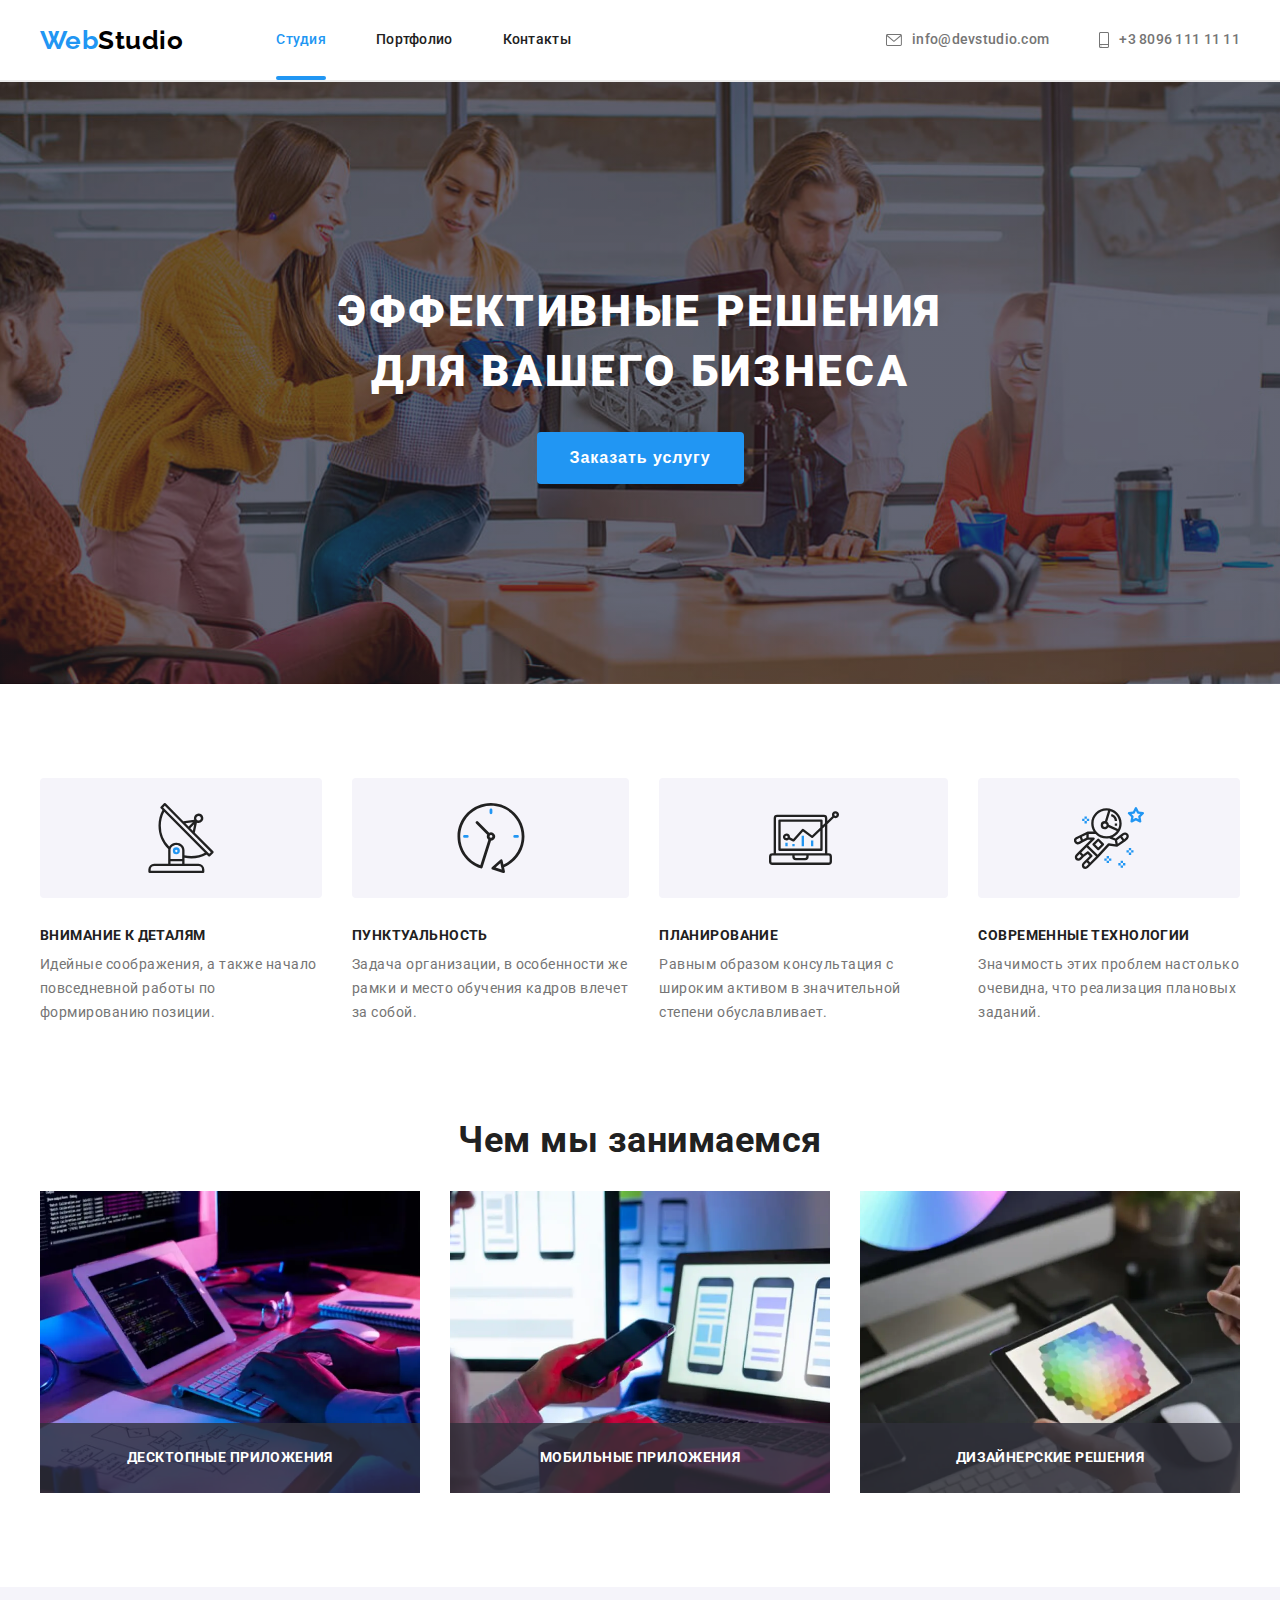
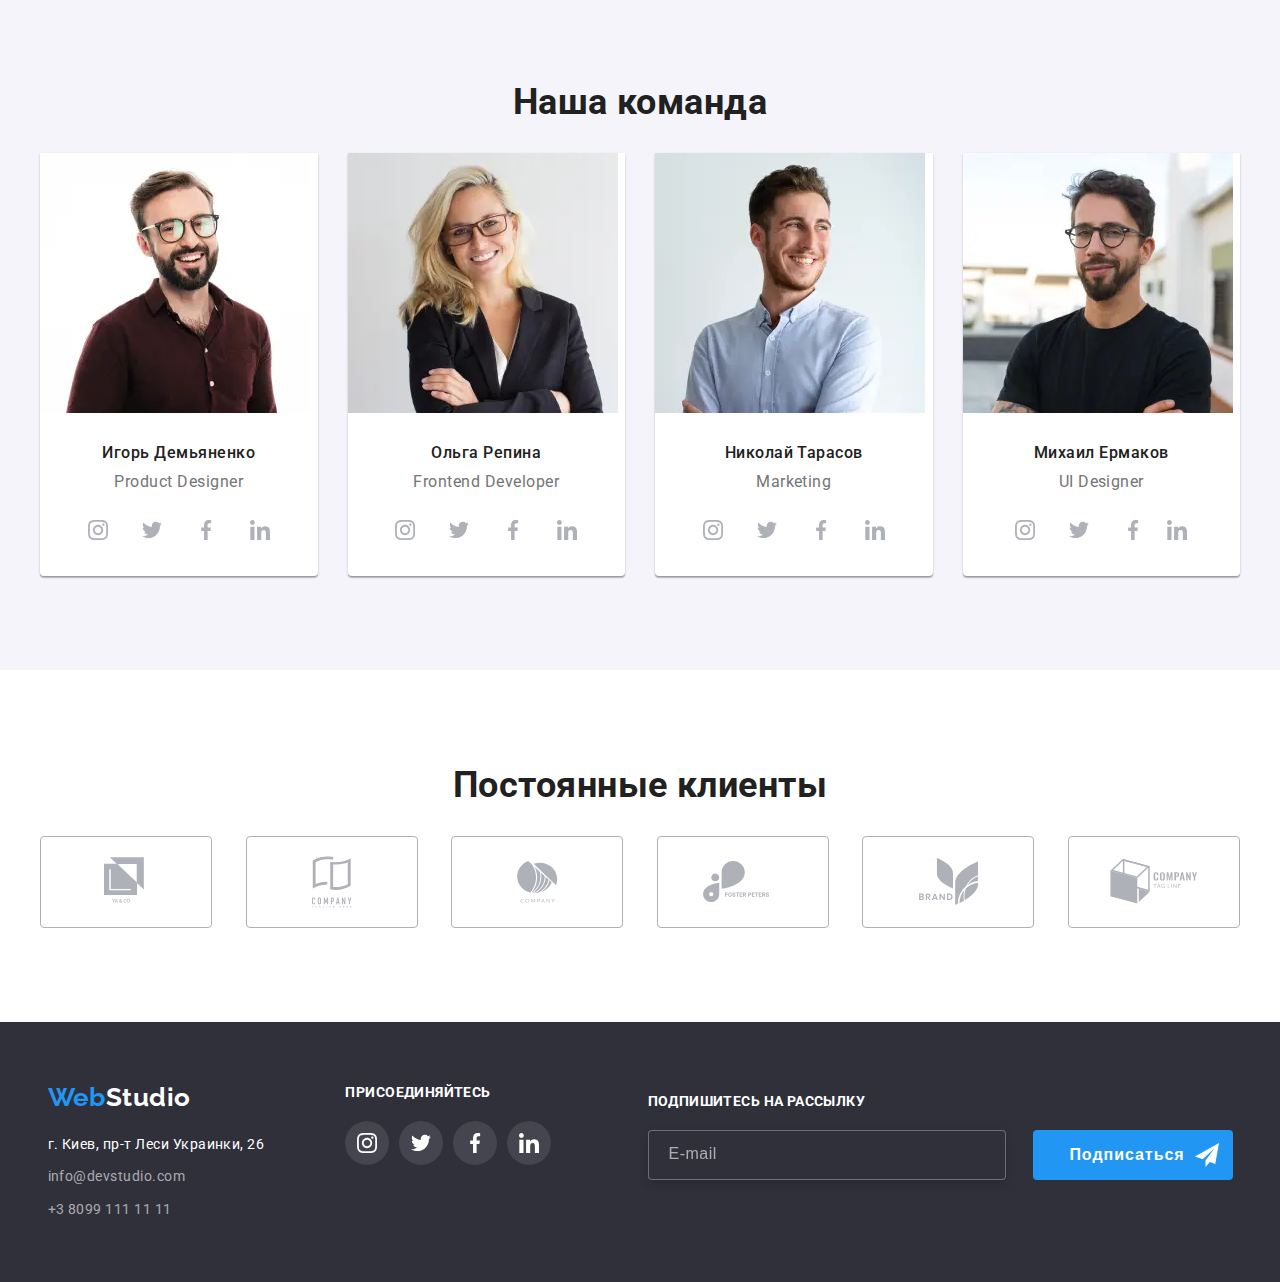
<file: index.html>
<!DOCTYPE html>
<html lang="ru">
  <head>
    <meta charset="UTF-8" />
    <meta name="viewport" content="width=device-width, initial-scale=1.0" />
    <title>WebStudio (Version 2.1)</title>
    <link rel="preconnect" href="https://fonts.gstatic.com" />
    <link
      href="https://fonts.googleapis.com/css2?family=Raleway:wght@700&family=Roboto:wght@400;500;700;900&display=swap"
      rel="stylesheet"
    />
    <link
      rel="stylesheet"
      href="https://cdnjs.cloudflare.com/ajax/libs/modern-normalize/1.0.0/modern-normalize.min.css"
      integrity="sha512-ISS7cAi1PEhQ8jnbJpJZMd29NlhNj4AWYyLOSp2CE/CsHxTCu+r+t0D2yoJudVrd0/8fTVPUVDzY5Tvli75u/g=="
      crossorigin="anonymous"
    />
    <link rel="stylesheet" href="./css/main.min.css" />
  </head>
  <body>
    <header class="header">
      <div class="header__container container">
        <nav class="header-nav">
          <a href="./index.html" class="logo">
            <span class="logo__webletters">Web</span>Studio</a
          >
          <ul class="header-nav__list list">
            <li class="header-nav__item">
              <a href="./index.html" class="header-nav__link header-nav__link--active"
                >Студия</a
              >
            </li>
            <li class="header-nav__item">
              <a href="./portfolio.html" class="header-nav__link">Портфолио</a>
            </li>
            <li class="header-nav__item">
              <a href="./index.html" class="header-nav__link">Контакты</a>
            </li>
          </ul>
          <!-- Contacts links in Header -->
          <ul class="header-contacts__list list">
            <li class="header-contacts__item">
              <a href="mailto:info@devstudio.com" class="header-contacts__link">
                <svg class="header-contacts__icon-env">
                  <use href="./images/icons.svg#envelope"></use></svg
                >info@devstudio.com</a
              >
            </li>
            <li class="header-contacts__item">
              <a href="tel:+380961111111" class="header-contacts__link"
                ><svg class="header-contacts__icon-phone">
                  <use href="./images/icons.svg#smartphone"></use></svg
                >+3 8096 111 11 11</a
              >
            </li>
          </ul>
        </nav>
        <button type="button" class="mobile-menu__button" data-menu-button>
          <svg class="mobile-menu__icon-menu">
            <use href="./images/icons.svg#mobile-menu"></use>
            >
          </svg>
        </button>
      </div>
      <div class="mobile-menu" data-menu>
        <div class="mobile-menu__container container">
          <button
            type="button"
            class="mobile-menu__close-button"
            data-menu-close
          >
            <svg class="mobile-menu__icon-close">
              <use href="./images/icons.svg#mobile-menu-close"></use>
              >
            </svg>
          </button>
          <ul class="mobile-menu__nav-list list">
            <li class="mobile-menu__nav-item">
              <a href="./index.html" class="mobile-menu__nav-link link">Студия</a>
            </li>
            <li class="mobile-menu__nav-item">
              <a href="./portfolio.html" class="mobile-menu__nav-link link"
                >Портфолио</a
              >
            </li>
            <li class="mobile-menu__nav-item">
              <a href="./index.html" class="mobile-menu__nav-link link">Контакты</a>
            </li>
          </ul>
          <div class="mobile-menu__footer-wrapper">
          <ul class="mobile-menu__contacts-list list">
            <li class="mobile-menu__contacts-item">
              <a href="tel:+380961111111" class="mobile-menu__contacts-tel link"
                >+3 8096 111 11 11</a
              >
            </li>
            <li class=mobile-menu__contacts-item">
              <a href="mailto:info@devstudio.com" class="mobile-menu__contacts-email link">
                info@devstudio.com</a
              >
            </li>
          </ul>
          <div class="mobile-menu__social-icon-row">
                <ul class="mobile-menu__social-icon-list list">
                  <li class="mobile-menu__social-icon-item">
                    <a href="#" class="mobile-menu__social-icon-link link">
                      Instagram
                    </a>
                  </li>
                  <li class="mobile-menu__social-icon-item">
                    <a href="#" class="mobile-menu__social-icon-link link">
                      Twitter
                    </a>
                  </li>
                  <li class="mobile-menu__social-icon-item">
                    <a href="#" class="mobile-menu__social-icon-link link">
                      Facebook
                    </a>
                  </li>
                  <li class="mobile-menu__social-icon-item">
                    <a href="#" class="mobile-menu__social-icon-link link">
                      LinkedIn
                    </a>
                  </li>
                </ul>
              </div>
              </div>
        </div>
      </div>
      <div class="header__border"></div>
    </header>
    <main>
      <!-- Hero -->
      <section class="hero">
        <h1 class="hero__title">
          ЭФФЕКТИВНЫЕ РЕШЕНИЯ <br />ДЛЯ ВАШЕГО БИЗНЕСА
        </h1>
        <!-- Button -->
        <button type="button" class="primary-button pointer" data-modal-open>
          Заказать услугу
        </button>
      </section>
      <!-- Features -->
      <section class="features__section section">
        <div class="container">
          <h2 hidden>Features</h2>
          <ul class="feature-list list">
            <li class="feature-list__item">
              <div class="feature-list__icon-wrapper">
                <svg class="feature-list__icon">
                  <use href="./images/icons.svg#antenna"></use>
                </svg>
              </div>
              <h3 class="feature-list__title">ВНИМАНИЕ К ДЕТАЛЯМ</h3>
              <p class="feature-list__text">
                Идейные соображения, а также начало повседневной работы по
                формированию позиции.
              </p>
            </li>
            <li class="feature-list__item">
              <div class="feature-list__icon-wrapper">
                <svg class="feature-list__icon">
                  <use href="./images/icons.svg#clock"></use>
                </svg>
              </div>
              <h3 class="feature-list__title">ПУНКТУАЛЬНОСТЬ</h3>
              <p class="feature-list__text">
                Задача организации, в особенности же рамки и место обучения
                кадров влечет за собой.
              </p>
            </li>
            <li class="feature-list__item">
              <div class="feature-list__icon-wrapper">
                <svg class="feature-list__icon">
                  <use href="./images/icons.svg#diagram"></use>
                </svg>
              </div>
              <h3 class="feature-list__title">ПЛАНИРОВАНИЕ</h3>
              <p class="feature-list__text">
                Равным образом консультация с широким активом в значительной
                степени обуславливает.
              </p>
            </li>
            <li class="feature-list__item">
              <div class="feature-list__icon-wrapper">
                <svg class="feature-list__icon">
                  <use href="./images/icons.svg#astronaut"></use>
                </svg>
              </div>
              <h3 class="feature-list__title">СОВРЕМЕННЫЕ ТЕХНОЛОГИИ</h3>
              <p class="feature-list__text">
                Значимость этих проблем настолько очевидна, что реализация
                плановых заданий.
              </p>
            </li>
          </ul>
        </div>
      </section>
      <!-- Courses -->
      <section class="section courses-section">
        <div class="container">
          <h2 class="secondary-titles">Чем мы занимаемся</h2>
          <ul class="list course-list">
            <li class="course-list__item">
 <picture class="course-list__item-picture">
    <source
      srcset="./images/courses/webp/box-1.webp 1x, ./images/courses/webp/box-1@2x.webp 2x"
      media="(min-width: 1200px)" type="image/webp">
    <source
      srcset="./images/courses/jpg/box-1.jpg 1x, ./images/courses/jpg/box-1@2x.jpg 2x"
      media="(min-width: 1200px)">
    <img src="#" alt="Планшет на столе">
</picture>
              <p class="course-list__text">Десктопные приложения</p>
            </li>
            <li class="course-list__item">
<picture class="course-list__item-picture">
    <source
      srcset="./images/courses/webp/box-2.webp 1x, ./images/courses/webp/box-2@2x.webp 2x"
      media="(min-width: 1200px)" type="image/webp">
    <source
      srcset="./images/courses/jpg/box-2.jpg 1x, ./images/courses/jpg/box-2@2x.jpg 2x"
      media="(min-width: 1200px)">
    <img src="#" alt="Телефон в руке">
</picture>
              <p class="course-list__text">Мобильные приложения</p>
            </li>
            <li class="course-list__item">
<picture class="course-list__item-picture">
    <source 
      srcset="./images/courses/webp/box-3.webp 1x, ./images/courses/webp/box-3@2x.webp 2x"
      media="(min-width: 1200px)" type="image/webp">
    <source
      srcset="./images/courses/jpg/box-3.jpg 1x, ./images/courses/jpg/box-3@2x.jpg 2x"
      media="(min-width: 1200px)">
    <img src="#" alt="Планшет в руке">
</picture>
              <p class="course-list__text">Дизайнерские решения</p>
            </li>
          </ul>
        </div>
      </section>
      <!-- Crew -->
      <section class="crew-section section">
        <div class="container">
          <h2 class="secondary-titles">Наша команда</h2>
          <ul class="list crew">
            <li class="crew-list">
              <picture class="crew-list__item-picture">
    <source
      srcset="./images/team/webp/desk-prod-designer.webp 1x, ./images/team/webp/desk-prod-designer@2x.webp 2x"
      media="(min-width: 1200px)" type="image/webp">
    <source
      srcset="./images/team/jpg/desk-prod-designer.jpg 1x, ./images/team/jpg/desk-prod-designer@2x.jpg 2x"
      media="(min-width: 1200px)">
    <source
      srcset="./images/team/webp/tablet-prod-designer.webp 1x, ./images/team/webp/tablet-prod-designer@2x.webp 2x"
      media="(min-width: 768px)" type="image/webp">
    <source
      srcset="./images/team/jpg/tablet-prod-designer.jpg 1x, ./images/team/jpg/tablet-prod-designer@2x.jpg 2x"
      media="(min-width: 768px)">
    <source
      srcset="./images/team/webp/mobile-prod-designer.webp 1x, ./images/team/webp/mobile-prod-designer@2x.webp 2x"
      media="(min-width: 480px)" type="image/webp">
    <source
      srcset="./images/team/jpg/mobile-prod-designer.jpg 1x, ./images/team/jpg/mobile-prod-designer@2x.jpg 2x"
      media="(min-width: 480px)">
    <img src="#" alt="Фото Игорь Демьяненко">
</picture>
              <div class="crew-list__item">
                <h3 class="crew__name">Игорь Демьяненко</h3>
                <p lang="en" class="crew__pos">Product Designer</p>
              </div>
              <div class="crew__icon-row">
                <ul class="crew__icon-list list">
                  <li class="crew__icon-item">
                    <a href="#" class="crew__icon-link">
                      <svg class="crew__icon">
                        <use href="./images/icons.svg#instagram"></use>
                      </svg>
                    </a>
                  </li>
                  <li class="crew__icon-item">
                    <a href="#" class="crew__icon-link">
                      <svg class="crew__icon">
                        <use href="./images/icons.svg#twitter"></use>
                      </svg>
                    </a>
                  </li>
                  <li class="crew__icon-item">
                    <a href="#" class="crew__icon-link">
                      <svg class="crew__icon">
                        <use href="./images/icons.svg#facebook"></use>
                      </svg>
                    </a>
                  </li>
                  <li class="crew__icon-item">
                    <a href="#" class="crew__icon-link">
                      <svg class="crew__icon">
                        <use href="./images/icons.svg#linkedin"></use>
                      </svg>
                    </a>
                  </li>
                </ul>
              </div>
            </li>
            <li class="crew-list">
<picture class="crew-list__item-picture">
    <source
      srcset="./images/team/webp/desk-front-dev.webp 1x, ./images/team/webp/desk-front-dev@2x.webp 2x"
      media="(min-width: 1200px)" type="image/webp">
    <source
      srcset="./images/team/jpg/desk-front-dev.jpg 1x, ./images/team/jpg/desk-front-dev@2x.jpg 2x"
      media="(min-width: 1200px)">
    <source
      srcset="./images/team/webp/tablet-front-dev.webp 1x, ./images/team/webp/tablet-front-dev@2x.webp 2x"
      media="(min-width: 768px)" type="image/webp">
    <source
      srcset="./images/team/jpg/tablet-front-dev.jpg 1x, ./images/team/jpg/tablet-front-dev@2x.jpg 2x"
      media="(min-width: 768px)">
    <source
      srcset="./images/team/webp/mobile-front-dev.webp 1x, ./images/team/webp/mobile-front-dev@2x.webp 2x"
      media="(min-width: 480px)" type="image/webp">
    <source
      srcset="./images/team/jpg/mobile-front-dev.jpg 1x, ./images/team/jpg/mobile-front-dev@2x.jpg 2x"
      media="(min-width: 480px)">
    <img src="#" alt="Фото Ольга Репина">
</picture>
              <div class="crew-list__item">
                <h3 class="crew__name">Ольга Репина</h3>
                <p lang="en" class="crew__pos">Frontend Developer</p>
              </div>
              <div class="crew__icon-row">
                <ul class="crew__icon-list list">
                  <li class="crew__icon-item">
                    <a href="#" class="crew__icon-link">
                      <svg class="crew__icon">
                        <use href="./images/icons.svg#instagram"></use>
                      </svg>
                    </a>
                  </li>
                  <li class="crew__icon-item">
                    <a href="#" class="crew__icon-link">
                      <svg class="crew__icon">
                        <use href="./images/icons.svg#twitter"></use>
                      </svg>
                    </a>
                  </li>
                  <li class="crew__icon-item">
                    <a href="#" class="crew__icon-link">
                      <svg class="crew__icon">
                        <use href="./images/icons.svg#facebook"></use>
                      </svg>
                    </a>
                  </li>
                  <li class="crew__icon-item">
                    <a href="#" class="crew__icon-link">
                      <svg class="crew__icon">
                        <use href="./images/icons.svg#linkedin"></use>
                      </svg>
                    </a>
                  </li>
                </ul>
              </div>
            </li>
            <li class="crew-list">
<picture class="crew-list__item-picture">
    <source
      srcset="./images/team/webp/desk-marketing.webp 1x, ./images/team/webp/desk-marketing@2x.webp 2x"
      media="(min-width: 1200px)" type="image/webp">
    <source
      srcset="./images/team/jpg/desk-marketing.jpg 1x, ./images/team/jpg/desk-marketing@2x@2x.jpg 2x"
      media="(min-width: 1200px)">
    <source
      srcset="./images/team/webp/tablet-marketing.webp 1x, ./images/team/webp/tablet-marketing@2x.webp 2x"
      media="(min-width: 768px)" type="image/webp">
    <source
      srcset="./images/team/jpg/tablet-marketing.jpg 1x, ./images/team/jpg/tablet-marketing@2x@2x.jpg 2x"
      media="(min-width: 768px)">
    <source
      srcset="./images/team/webp/mobile-marketing.webp 1x, ./images/team/webp/mobile-marketing@2x.webp 2x"
      media="(min-width: 480px)" type="image/webp">
    <source
      srcset="./images/team/jpg/mobile-marketing.jpg 1x, ./images/team/jpg/mobile-marketing@2x@2x.jpg 2x"
      media="(min-width: 480px)">
    <img src="#" alt="Фото Николай Тарасов">
</picture>
              <div class="crew-list__item">
                <h3 class="crew__name">Николай Тарасов</h3>
                <p lang="en" class="crew__pos">Marketing</p>
              </div>
              <div class="crew__icon-row">
                <ul class="crew__icon-list list">
                  <li class="crew__icon-item">
                    <a href="#" class="crew__icon-link">
                      <svg class="crew__icon">
                        <use href="./images/icons.svg#instagram"></use>
                      </svg>
                    </a>
                  </li>
                  <li class="crew__icon-item">
                    <a href="#" class="crew__icon-link">
                      <svg class="crew__icon">
                        <use href="./images/icons.svg#twitter"></use>
                      </svg>
                    </a>
                  </li>
                  <li class="crew__icon-item">
                    <a href="#" class="crew__icon-link">
                      <svg class="crew__icon">
                        <use href="./images/icons.svg#facebook"></use>
                      </svg>
                    </a>
                  </li>
                  <li class="crew__icon-item">
                    <a href="#" class="crew__icon-link">
                      <svg class="crew__icon">
                        <use href="./images/icons.svg#linkedin"></use>
                      </svg>
                    </a>
                  </li>
                </ul>
              </div>
            </li>
            <li class="crew-list">
<picture class="crew-list__item-picture">
    <source
      srcset="./images/team/webp/desk-ui-designer.webp 1x, ./images/team/webp/desk-ui-designer@2x.webp 2x"
      media="(min-width: 1200px)" type="image/webp">
    <source
      srcset="./images/team/jpg/desk-ui-designer.jpg 1x, ./images/team/jpg/desk-ui-designer@2x.jpg 2x"
      media="(min-width: 1200px)">
    <source
      srcset="./images/team/webp/tablet-ui-designer.webp 1x, ./images/team/webp/tablet-ui-designer@2x.webp 2x"
      media="(min-width: 768px)" type="image/webp">
    <source
      srcset="./images/team/jpg/tablet-ui-designer.jpg 1x, ./images/team/jpg/tablet-ui-designer@2x.jpg 2x"
      media="(min-width: 768px)">
    <source
      srcset="./images/team/webp/mobile-ui-designer.webp 1x, ./images/team/webp/mobile-ui-designer@2x.webp 2x"
      media="(min-width: 480px)" type="image/webp">
    <source
      srcset="./images/team/jpg/mobile-ui-designer.jpg 1x, ./images/team/jpg/mobile-ui-designer@2x.jpg 2x"
      media="(min-width: 480px)">
    <img src="#" alt="Фото Михаил Ермаков">
</picture>
              <div class="crew-list__item">
                <h3 class="crew__name">Михаил Ермаков</h3>
                <p lang="en" class="crew__pos">UI Designer</p>
              </div>
              <div class="crew__icon-row">
                <ul class="crew__icon-list list">
                  <li class="crew__icon-item">
                    <a href="#" class="crew__icon-link">
                      <svg class="crew__icon">
                        <use href="./images/icons.svg#instagram"></use>
                      </svg>
                    </a>
                  </li>
                  <li class="crew__icon-item">
                    <a href="#" class="crew__icon-link">
                      <svg class="crew__icon">
                        <use href="./images/icons.svg#twitter"></use>
                      </svg>
                    </a>
                  </li>
                  <li class="crew__icon_item">
                    <a href="#" class="crew__icon-link">
                      <svg class="crew__icon">
                        <use href="./images/icons.svg#facebook"></use>
                      </svg>
                    </a>
                  </li>
                  <li class="crew__icon-item">
                    <a href="#" class="crew__icon-link">
                      <svg class="crew__icon">
                        <use href="./images/icons.svg#linkedin"></use>
                      </svg>
                    </a>
                  </li>
                </ul>
              </div>
            </li>
          </ul>
        </div>
      </section>
      <!-- Clients -->
      <section class="clients-section section">
        <div class="container">
          <h2 class="secondary-titles">Постоянные клиенты</h2>
          <ul class="client-list list">
            <li class="client-list__item">
              <a href="#" class="client-list__link">
                <svg class="client-list__icon first-comp">
                  <use href="./images/icons.svg#client-1"></use>
                </svg>
              </a>
            </li>
            <li class="client-list__item">
              <a href="#" class="client-list__link">
                <svg class="client-list__icon second-comp">
                  <use href="./images/icons.svg#client-2"></use>
                </svg>
              </a>
            </li>
            <li class="client-list__item">
              <a href="#" class="client-list__link">
                <svg class="client-list__icon third-comp">
                  <use href="./images/icons.svg#client-3"></use>
                </svg>
              </a>
            </li>
            <li class="client-list__item">
              <a href="#" class="client-list__link">
                <svg class="client-list__icon fourth-comp">
                  <use href="./images/icons.svg#client-4"></use>
                </svg>
              </a>
            </li>
            <li class="client-list__item">
              <a href="#" class="client-list__link">
                <svg class="client-list__icon fifth-comp">
                  <use href="./images/icons.svg#client-5"></use>
                </svg>
              </a>
            </li>
            <li class="client-list__item">
              <a href="#" class="client-list__link">
                <svg class="client-list__icon sixth-comp">
                  <use href="./images/icons.svg#client-6"></use>
                </svg>
              </a>
            </li>
          </ul>
        </div>
      </section>
    </main>
    <footer class="footer">
      <div class="footer__container container">
        <div class="footer__left-side">
        <div class="footer__logo-and-address-wrapper">
            <h2 hidden>Footer</h2>
            <a href="./index.html" class="logo logo__dark-theme">
              <span class="logo__webletters">Web</span>Studio</a
            >
            <address class="footer-address">
              <ul class="footer-address__list list">
                <li class="footer-address__item">
                  г. Киев, пр-т Леси Украинки, 26
                </li>
                <li class="footer-address__item">
                  <a
                    href="mailto:info@devstudio.com"
                    class="footer-address__contact"
                    >info@devstudio.com</a
                  >
                </li>
                <li class="footer-address__item">
                  <a href="tel:+380991111111" class="footer-address__contact"
                    >+3 8099 111 11 11</a
                  >
                </li>
              </ul>
            </address>
            </div>
          <div class="footer__icon-row">
            <b class="footer__icon-title">присоединяйтесь</b>
            <ul class="footer__icon-list list">
              <li class="footer__icon-item">
                <a href="#" class="footer__icon-link">
                  <svg class="footer__icon">
                    <use href="./images/icons.svg#instagram"></use>
                  </svg>
                </a>
              </li>
              <li class="footer__icon-item">
                <a href="#" class="footer__icon-link">
                  <svg class="footer__icon">
                    <use href="./images/icons.svg#twitter"></use>
                  </svg>
                </a>
              </li>
              <li class="footer__icon-item">
                <a href="#" class="footer__icon-link">
                  <svg class="footer__icon">
                    <use href="./images/icons.svg#facebook"></use>
                  </svg>
                </a>
              </li>
              <li class="footer__icon-item">
                <a href="#" class="footer__icon-link">
                  <svg class="footer__icon">
                    <use href="./images/icons.svg#linkedin"></use>
                  </svg>
                </a>
              </li>
            </ul>
          </div>
        </div>
        <div class="footer__right-side">
          <div class="footer__form-section">
            <form action="#" class="footer__form">
              <b class="footer__form-head">Подпишитесь на рассылку</b>
              <input
                type="email"
                class="footer__form-input"
                name="user-email"
                placeholder="E-mail"
                required
              />
              <button type="submit" class="footer__form-btn pointer">
                Подписаться
              </button>
            </form>
          </div>
        </div>
      </div>
    </footer>
    <div class="backdrop is-hidden" data-modal>
      <div class="modal">
        <button type="button" class="modal__close-btn pointer" data-modal-close>
          <svg class="close-btn">
            <use href="./images/icons.svg#close-black"></use>
          </svg>
        </button>
        <form action="#" class="modal-form">
          <b class="modal-form__head"
            >Оставьте свои данные, мы вам перезвоним</b
          >
          <label class="modal-form__field">
            Имя*
            <span class="modal-form__input-wrapper">
              <input
                type="text"
                class="modal-form__input"
                name="user-name"
                required
              />
              <svg class="modal-form__icon">
                <use href="./images/icons.svg#person"></use>
              </svg>
            </span>
          </label>
          <label class="modal-form__field">
            Телефон*
            <span class="modal-form__input-wrapper">
              <input
                type="tel"
                class="modal-form__input"
                name="user-phone"
                required
              />
              <svg class="modal-form__icon">
                <use href="./images/icons.svg#phone"></use>
              </svg>
            </span>
          </label>
          <label class="modal-form__field">
            Почта*
            <span class="modal-form__input-wrapper">
              <input
                type="text"
                class="modal-form__input"
                name="user-email"
                required
              />
              <svg class="modal-form__icon">
                <use href="./images/icons.svg#email"></use>
              </svg>
            </span>
          </label>
          <label class="modal-form__field">
            Комментарий
            <textarea
              name="user-message"
              class="modal-form__message"
              placeholder="Введите текст"
            ></textarea>
          </label>
          <input
            type="checkbox"
            name="user-policy"
            id="user-policy"
            class="modal-form__term visually-hidden"
          />
          <label for="user-policy" class="modal-form__term-desc"
            >Соглашаюсь с рассылкой и принимаю &nbsp;
            <a class="modal-form__term-link" href="">Условия договора</a></label
          >
          <button type="submit" class="modal-form__btn pointer">
            Отправить
          </button>
        </form>
      </div>
    </div>
    <script src="./js/modal.js"></script>
    <script src="./js/mobile-menu.js"></script>
  </body>
</html>
</file>
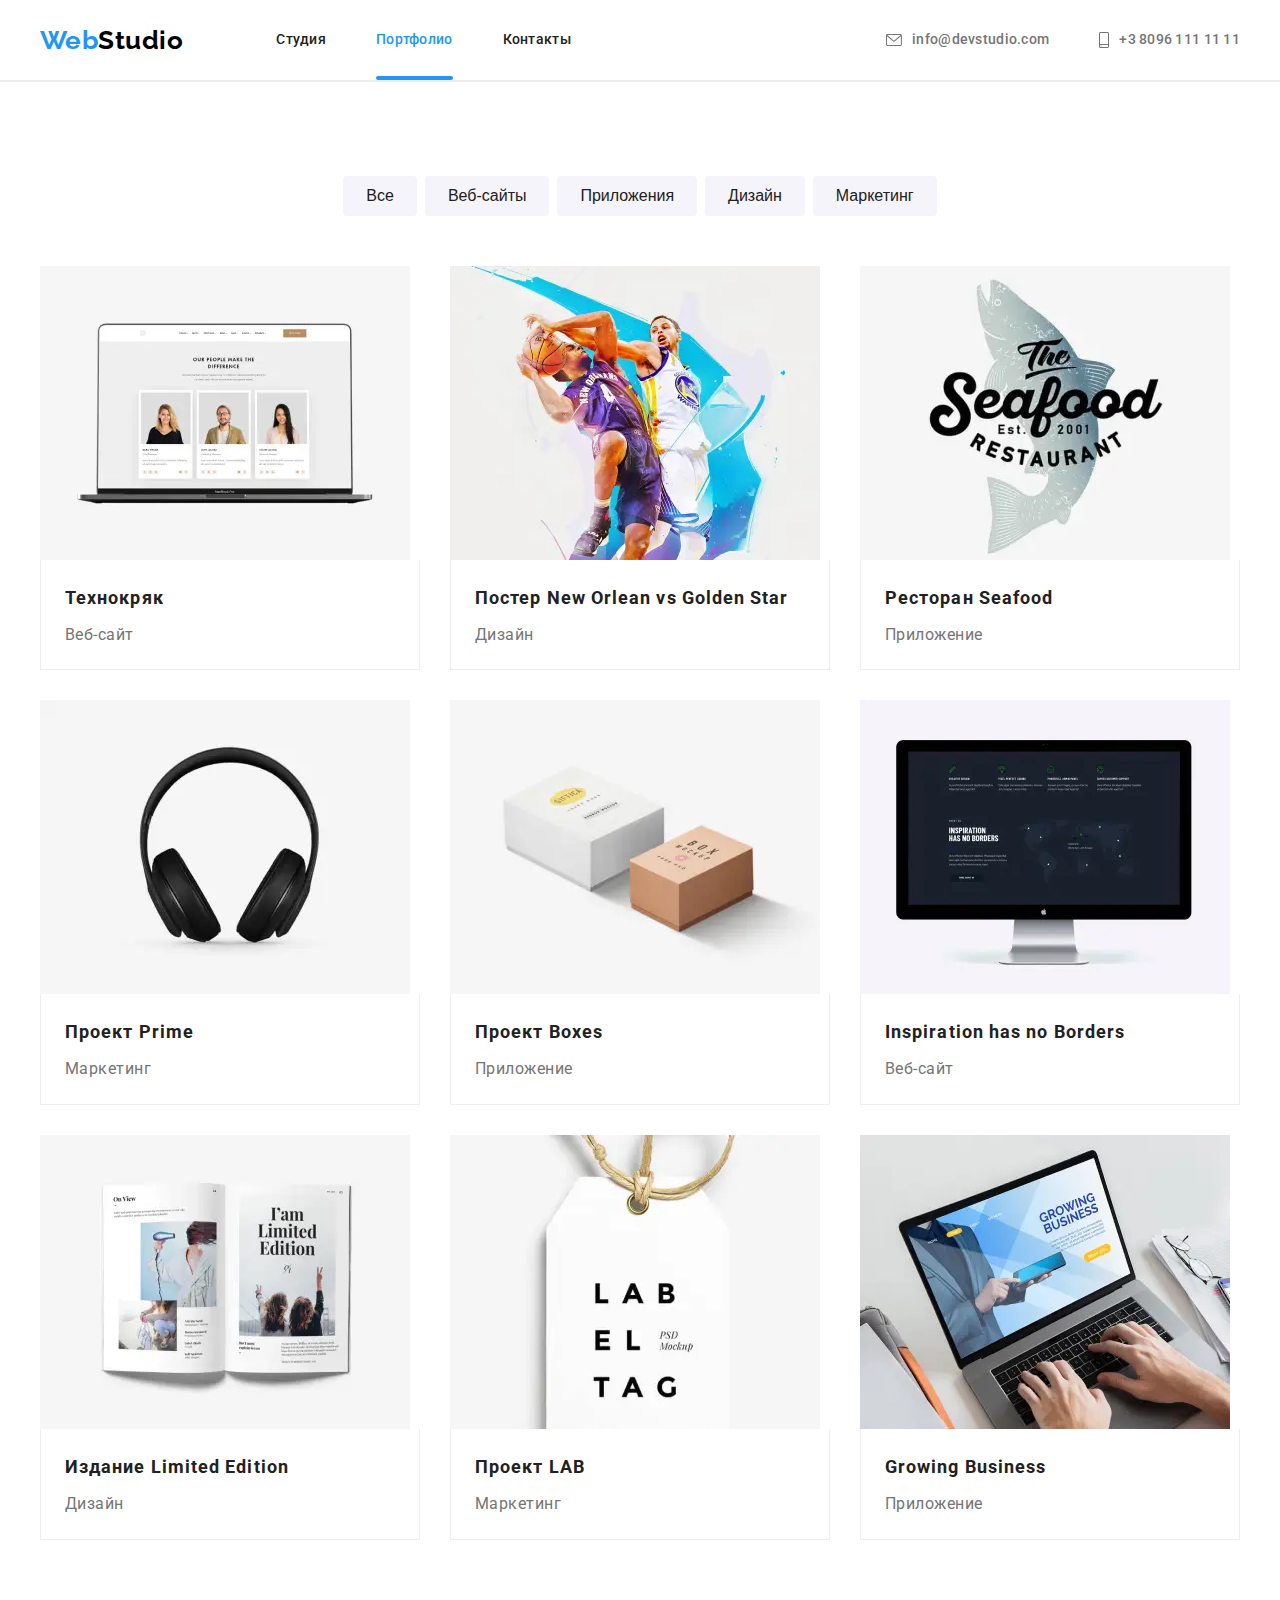
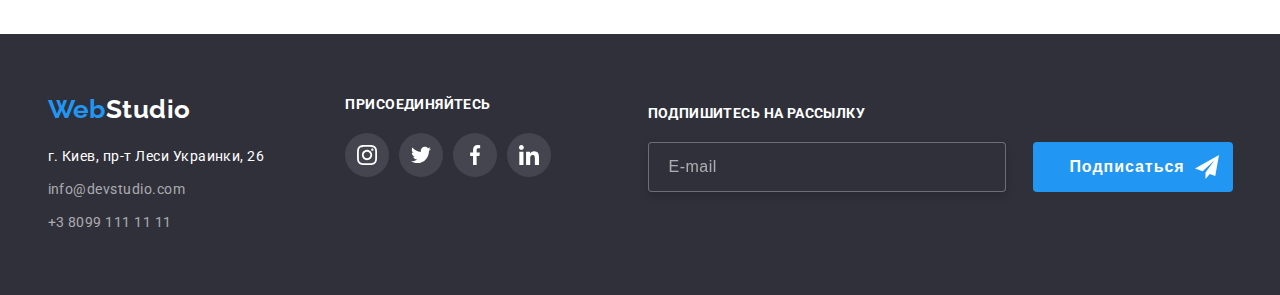
<file: portfolio.html>
<!DOCTYPE html>
<html lang="ru">
  <head>
    <meta charset="UTF-8" />
    <meta name="viewport" content="width=device-width, initial-scale=1.0" />
    <title>WebStudio (Version 2.1)</title>
    <link rel="preconnect" href="https://fonts.gstatic.com" />
    <link
      rel="stylesheet"
      href="https://cdnjs.cloudflare.com/ajax/libs/modern-normalize/1.0.0/modern-normalize.min.css"
      integrity="sha512-ISS7cAi1PEhQ8jnbJpJZMd29NlhNj4AWYyLOSp2CE/CsHxTCu+r+t0D2yoJudVrd0/8fTVPUVDzY5Tvli75u/g=="
      crossorigin="anonymous"
    />
    <link
      href="https://fonts.googleapis.com/css2?family=Raleway:wght@700&family=Roboto:wght@400;500;700;900&display=swap"
      rel="stylesheet"
    />
    <link rel="stylesheet" href="./css/main.min.css" />
  </head>
  <body>
    <header class="header">
      <div class="header__container container">
        <nav class="header-nav">
          <a href="./index.html" class="logo">
            <span class="logo__webletters">Web</span>Studio</a
          >
          <ul class="header-nav__list list">
            <li class="header-nav__item">
              <a href="./index.html" class="header-nav__link"
                >Студия</a
              >
            </li>
            <li class="header-nav__item">
              <a href="./portfolio.html" class="header-nav__link header-nav__link--active">Портфолио</a>
            </li>
            <li class="header-nav__item">
              <a href="./index.html" class="header-nav__link">Контакты</a>
            </li>
          </ul>
          <!-- Contacts links in Header -->
          <ul class="header-contacts__list list">
            <li class="header-contacts__item">
              <a href="mailto:info@devstudio.com" class="header-contacts__link">
                <svg class="header-contacts__icon-env">
                  <use href="./images/icons.svg#envelope"></use></svg
                >info@devstudio.com</a
              >
            </li>
            <li class="header-contacts__item">
              <a href="tel:+380961111111" class="header-contacts__link"
                ><svg class="header-contacts__icon-phone">
                  <use href="./images/icons.svg#smartphone"></use></svg
                >+3 8096 111 11 11</a
              >
            </li>
          </ul>
        </nav>
        <button type="button" class="mobile-menu__button" data-menu-button>
          <svg class="mobile-menu__icon-menu">
            <use href="./images/icons.svg#mobile-menu"></use>
            >
          </svg>
        </button>
      </div>
      <div class="mobile-menu" data-menu>
        <div class="mobile-menu__container container">
          <button
            type="button"
            class="mobile-menu__close-button"
            data-menu-close
          >
            <svg class="mobile-menu__icon-close">
              <use href="./images/icons.svg#mobile-menu-close"></use>
              >
            </svg>
          </button>
          <ul class="mobile-menu__nav-list list">
            <li class="mobile-menu__nav-item">
              <a href="./index.html" class="mobile-menu__nav-link link">Студия</a>
            </li>
            <li class="mobile-menu__nav-item">
              <a href="./portfolio.html" class="mobile-menu__nav-link link"
                >Портфолио</a
              >
            </li>
            <li class="mobile-menu__nav-item">
              <a href="./index.html" class="mobile-menu__nav-link link">Контакты</a>
            </li>
          </ul>
          <div class="mobile-menu__footer-wrapper">
          <ul class="mobile-menu__contacts-list list">
            <li class="mobile-menu__contacts-item">
              <a href="tel:+380961111111" class="mobile-menu__contacts-tel link"
                >+3 8096 111 11 11</a
              >
            </li>
            <li class=mobile-menu__contacts-item">
              <a href="mailto:info@devstudio.com" class="mobile-menu__contacts-email link">
                info@devstudio.com</a
              >
            </li>
          </ul>
          <div class="mobile-menu__social-icon-row">
                <ul class="mobile-menu__social-icon-list list">
                  <li class="mobile-menu__social-icon-item">
                    <a href="#" class="mobile-menu__social-icon-link link">
                      Instagram
                    </a>
                  </li>
                  <li class="mobile-menu__social-icon-item">
                    <a href="#" class="mobile-menu__social-icon-link link">
                      Twitter
                    </a>
                  </li>
                  <li class="mobile-menu__social-icon-item">
                    <a href="#" class="mobile-menu__social-icon-link link">
                      Facebook
                    </a>
                  </li>
                  <li class="mobile-menu__social-icon-item">
                    <a href="#" class="mobile-menu__social-icon-link link">
                      LinkedIn
                    </a>
                  </li>
                </ul>
              </div>
              </div>
        </div>
      </div>
      <div class="header__border"></div>
    </header>
    <main>
        <section class="project-section section">
          <div class="container">
            <ul class="list portfolio-nav">
              <li class="portfolio-nav__item">
                <button type="button" class="secondary-button pointer">
                  Все
                </button>
              </li>
              <li class="portfolio-nav__item">
                <button type="button" class="secondary-button pointer">
                  Веб-сайты
                </button>
              </li>
              <li class="portfolio-nav__item">
                <button type="button" class="secondary-button pointer">
                  Приложения
                </button>
              </li>
              <li class="portfolio-nav__item">
                <button type="button" class="secondary-button pointer">
                  Дизайн
                </button>
              </li>
              <li class="portfolio-nav__item">
                <button type="button" class="secondary-button pointer">
                  Маркетинг
                </button>
              </li>
            </ul>
          <!-- Projects -->
          <ul class="list project-list">
            <li class="project-list__item">
              <a href="" class="project-list__link">
                <div class="project-list__img-wrapper">
<picture class="project-list__img">
    <source
      srcset="./images/portfolio/webp/desk-tech.webp 1x, ./images/portfolio/webp/desk-tech@2x.webp 2x"
      media="(min-width: 1200px)" type="image/webp">
    <source
      srcset="./images/portfolio/jpg/desk-tech.jpg 1x, ./images/portfolio/jpg/desk-tech@2x.jpg 2x"
      media="(min-width: 1200px)">
    <source
      srcset="./images/portfolio/webp/tablet-tech.webp 1x, ./images/portfolio/webp/tablet-tech@2x.webp 2x"
      media="(min-width: 768px)" type="image/webp">
    <source
      srcset="./images/portfolio/jpg/tablet-tech.jpg 1x, ./images/portfolio/jpg/tablet-tech@2x.jpg 2x"
      media="(min-width: 768px)">
    <source
      srcset="./images/portfolio/webp/mobile-tech.webp 1x, ./images/portfolio/webp/mobile-tech@2x.webp 2x"
      media="(min-width: 480px)" type="image/webp">
    <source
      srcset="./images/portfolio/jpg/mobile-tech.jpg 1x, ./images/portfolio/jpg/mobile-tech@2x.jpg 2x"
      media="(min-width: 480px)">
    <img src="#" alt="notebook">
</picture>
                  <p class="overlay">
                    Технокряк это современная площадка распространения
                    коронавируса. Компании используют эту платформу для
                    цифрового шпионажа и атак на защищённые сервера конкурентов.
                  </p>
                </div>
                <div class="project-list__card-content">
                  <h2 class="project-list__name">Технокряк</h2>
                  <p class="project-list__entity">Веб-сайт</p>
                </div>
              </a>
            </li>
            <li class="project-list__item">
              <a href="" class="project-list__link">
                <div class="project-list__img-wrapper">
<picture class="project-list__img">
    <source
      srcset="./images/portfolio/webp/desk-basketball.webp 1x, ./images/portfolio/webp/desk-basketball@2x.webp 2x"
      media="(min-width: 1200px)" type="image/webp">
    <source
      srcset="./images/portfolio/jpg/desk-basketball.jpg 1x, ./images/portfolio/jpg/desk-basketball@2x.jpg 2x"
      media="(min-width: 1200px)">
    <source
      srcset="./images/portfolio/webp/tablet-basketball.webp 1x, ./images/portfolio/webp/tablet-basketball@2x.webp 2x"
      media="(min-width: 768px)" type="image/webp">
    <source
      srcset="./images/portfolio/jpg/tablet-basketball.jpg 1x, ./images/portfolio/jpg/tablet-basketball@2x.jpg 2x"
      media="(min-width: 768px)">
    <source
      srcset="./images/portfolio/webp/mobile-basketball.webp 1x, ./images/portfolio/webp/mobile-basketball@2x.webp 2x"
      media="(min-width: 480px)" type="image/webp">
    <source
      srcset="./images/portfolio/jpg/mobile-basketball.jpg 1x, ./images/portfolio/jpg/mobile-basketball@2x.jpg 2x"
      media="(min-width: 480px)">
    <img src="#" alt="basketball-player">
</picture>
                  <p class="overlay"></p>
                </div>
                <div class="project-list__card-content">
                  <h2 class="project-list__name">
                    Постер New Orlean vs Golden Star
                  </h2>
                  <p class="project-list__entity">Дизайн</p>
                </div>
              </a>
            </li>
            <li class="project-list__item">
              <a href="" class="project-list__link">
                <div class="project-list__img-wrapper">
<picture class="project-list__img">
    <source
      srcset="./images/portfolio/webp/desk-seafood.webp 1x, ./images/portfolio/webp/desk-seafood@2x.webp 2x"
      media="(min-width: 1200px)" type="image/webp">
    <source
      srcset="./images/portfolio/jpg/desk-seafood.jpg 1x, ./images/portfolio/jpg/desk-seafood@2x.jpg 2x"
      media="(min-width: 1200px)">
    <source
      srcset="./images/portfolio/webp/tablet-seafood.webp 1x, ./images/portfolio/webp/tablet-seafood@2x.webp 2x"
      media="(min-width: 768px)" type="image/webp">
    <source
      srcset="./images/portfolio/jpg/tablet-seafood.jpg 1x, ./images/portfolio/jpg/tablet-seafood@2x.jpg 2x"
      media="(min-width: 768px)">
    <source
      srcset="./images/portfolio/webp/mobile-seafood.webp 1x, ./images/portfolio/webp/mobile-seafood@2x.webp 2x"
      media="(min-width: 480px)" type="image/webp">
    <source
      srcset="./images/portfolio/jpg/mobile-seafood.jpg 1x, ./images/portfolio/jpg/mobile-seafood@2x.jpg 2x"
      media="(min-width: 480px)">
    <img src="#" alt="label">
</picture>
                  <p class="overlay"></p>
                </div>
                <div class="project-list__card-content">
                  <h2 class="project-list__name">Ресторан Seafood</h2>
                  <p class="project-list__entity">Приложение</p>
                </div>
              </a>
            </li>
            <li class="project-list__item">
              <a href="" class="project-list__link">
                <div class="project-list__img-wrapper">
<picture class="project-list__img">
    <source
      srcset="./images/portfolio/webp/desk-headphones.webp 1x, ./images/portfolio/webp/desk-headphones@2x.webp 2x"
      media="(min-width: 1200px)" type="image/webp">
    <source
      srcset="./images/portfolio/jpg/desk-headphones.jpg 1x, ./images/portfolio/jpg/desk-headphones@2x.jpg 2x"
      media="(min-width: 1200px)">
    <source
      srcset="./images/portfolio/webp/tablet-headphones.webp 1x, ./images/portfolio/webp/tablet-headphones@2x.webp 2x"
      media="(min-width: 768px)" type="image/webp">
    <source
      srcset="./images/portfolio/jpg/tablet-headphones.jpg 1x, ./images/portfolio/jpg/tablet-headphones@2x.jpg 2x"
      media="(min-width: 768px)">
    <source
      srcset="./images/portfolio/webp/mobile-headphones.webp 1x, ./images/portfolio/webp/mobile-headphones@2x.webp 2x"
      media="(min-width: 480px)" type="image/webp">
    <source
      srcset="./images/portfolio/jpg/mobile-headphones.jpg 1x, ./images/portfolio/jpg/mobile-headphones@2x.jpg 2x"
      media="(min-width: 480px)">
    <img src="#" alt="headphones">
</picture>
                  <p class="overlay"></p>
                </div>
                <div class="project-list__card-content">
                  <h2 class="project-list__name">Проект Prime</h2>
                  <p class="project-list__entity">Маркетинг</p>
                </div></a
              >
            </li>
            <li class="project-list__item">
              <a href="" class="project-list__link">
                <div class="project-list__img-wrapper">
<picture class="project-list__img">
    <source
      srcset="./images/portfolio/webp/desk-boxes.webp 1x, ./images/portfolio/webp/desk-boxes@2x.webp 2x"
      media="(min-width: 1200px)" type="image/webp">
    <source
      srcset="./images/portfolio/jpg/desk-boxes.jpg 1x, ./images/portfolio/jpg/desk-boxes@2x.jpg 2x"
      media="(min-width: 1200px)">
    <source
      srcset="./images/portfolio/webp/tablet-boxes.webp 1x, ./images/portfolio/webp/tablet-boxes@2x.webp 2x"
      media="(min-width: 768px)" type="image/webp">
    <source
      srcset="./images/portfolio/jpg/tablet-boxes.jpg 1x, ./images/portfolio/jpg/tablet-boxes@2x.jpg 2x"
      media="(min-width: 768px)">
    <source
      srcset="./images/portfolio/webp/mobile-boxes.webp 1x, ./images/portfolio/webp/mobile-boxes@2x.webp 2x"
      media="(min-width: 480px)" type="image/webp">
    <source
      srcset="./images/portfolio/jpg/mobile-boxes.jpg 1x, ./images/portfolio/jpg/mobile-boxes@2x.jpg 2x"
      media="(min-width: 480px)">
    <img src="#" alt="boxes">
</picture>
                  <p class="overlay"></p>
                </div>
                <div class="project-list__card-content">
                  <h2 class="project-list__name">Проект Boxes</h2>
                  <p class="project-list__entity">Приложение</p>
                </div></a
              >
            </li>
            <li class="project-list__item">
              <a href="" class="project-list__link">
                <div class="project-list__img-wrapper">
<picture class="project-list__img">
    <source
      srcset="./images/portfolio/webp/desk-mac.webp 1x, ./images/portfolio/webp/desk-mac@2x.webp 2x"
      media="(min-width: 1200px)" type="image/webp">
    <source
      srcset="./images/portfolio/jpg/desk-mac.jpg 1x, ./images/portfolio/jpg/desk-mac@2x.jpg 2x"
      media="(min-width: 1200px)">
    <source
      srcset="./images/portfolio/webp/tablet-mac.webp 1x, ./images/portfolio/webp/tablet-mac@2x.webp 2x"
      media="(min-width: 768px)" type="image/webp">
    <source
      srcset="./images/portfolio/jpg/tablet-mac.jpg 1x, ./images/portfolio/jpg/tablet-mac@2x.jpg 2x"
      media="(min-width: 768px)">
    <source
      srcset="./images/portfolio/webp/mobile-mac.webp 1x, ./images/portfolio/webp/mobile-mac@2x.webp 2x"
      media="(min-width: 480px)" type="image/webp">
    <source
      srcset="./images/portfolio/jpg/mobile-mac.jpg 1x, ./images/portfolio/jpg/mobile-mac@2x.jpg 2x"
      media="(min-width: 480px)">
    <img src="#" alt="monitor">
</picture>
                  <p class="overlay"></p>
                </div>
                <div class="project-list__card-content">
                  <h2 class="project-list__name">Inspiration has no Borders</h2>
                  <p class="project-list__entity">Веб-сайт</p>
                </div></a
              >
            </li>
            <li class="project-list__item">
              <a href="" class="project-list__link">
                <div class="project-list__img-wrapper">
<picture class="project-list__img">
    <source
      srcset="./images/portfolio/webp/desk-book.webp 1x, ./images/portfolio/webp/desk-book@2x.webp 2x"
      media="(min-width: 1200px)" type="image/webp">
    <source
      srcset="./images/portfolio/jpg/desk-book.jpg 1x, ./images/portfolio/jpg/desk-book@2x.jpg 2x"
      media="(min-width: 1200px)">
    <source
      srcset="./images/portfolio/webp/tablet-book.webp 1x, ./images/portfolio/webp/tablet-book@2x.webp 2x"
      media="(min-width: 768px)" type="image/webp">
    <source
      srcset="./images/portfolio/jpg/tablet-book.jpg 1x, ./images/portfolio/jpg/tablet-book@2x.jpg 2x"
      media="(min-width: 768px)">
    <source
      srcset="./images/portfolio/webp/mobile-book.webp 1x, ./images/portfolio/webp/mobile-book@2x.webp 2x"
      media="(min-width: 480px)" type="image/webp">
    <source
      srcset="./images/portfolio/jpg/mobile-book.jpg 1x, ./images/portfolio/jpg/mobile-book@2x.jpg 2x"
      media="(min-width: 480px)">
    <img src="#" alt="book">
</picture>
                  <p class="overlay"></p>
                </div>
                <div class="project-list__card-content">
                  <h2 class="project-list__name">Издание Limited Edition</h2>
                  <p class="project-list__entity">Дизайн</p>
                </div></a
              >
            </li>
            <li class="project-list__item">
              <a href="" class="project-list__link">
                <div class="project-list__img-wrapper">
<picture class="project-list__img">
    <source
      srcset="./images/portfolio/webp/desk-label.webp 1x, ./images/portfolio/webp/desk-label@2x.webp 2x"
      media="(min-width: 1200px)" type="image/webp">
    <source
      srcset="./images/portfolio/jpg/desk-label.jpg 1x, ./images/portfolio/jpg/desk-label@2x.jpg 2x"
      media="(min-width: 1200px)">
    <source
      srcset="./images/portfolio/webp/tablet-label.webp 1x, ./images/portfolio/webp/tablet-label@2x.webp 2x"
      media="(min-width: 768px)" type="image/webp">
    <source
      srcset="./images/portfolio/jpg/tablet-label.jpg 1x, ./images/portfolio/jpg/tablet-label@2x.jpg 2x"
      media="(min-width: 768px)">
    <source
      srcset="./images/portfolio/webp/mobile-label.webp 1x, ./images/portfolio/webp/mobile-label@2x.webp 2x"
      media="(min-width: 480px)" type="image/webp">
    <source
      srcset="./images/portfolio/jpg/mobile-label.jpg 1x, ./images/portfolio/jpg/mobile-label@2x.jpg 2x"
      media="(min-width: 480px)">
    <img src="#" alt="label">
</picture>
                  <p class="overlay"></p>
                </div>
                <div class="project-list__card-content">
                  <h2 class="project-list__name">Проект LAB</h2>
                  <p class="project-list__entity">Маркетинг</p>
                </div></a
              >
            </li>
            <li class="project-list__item">
              <a href="" class="project-list__link">
                <div class="project-list__img-wrapper">
<picture class="project-list__img">
    <source
      srcset="./images/portfolio/webp/desk-mackbook.webp 1x, ./images/portfolio/webp/desk-mackbook@2x.webp 2x"
      media="(min-width: 1200px)" type="image/webp">
    <source
      srcset="./images/portfolio/jpg/desk-mackbook.jpg 1x, ./images/portfolio/jpg/desk-mackbook@2x.jpg 2x"
      media="(min-width: 1200px)">
    <source
      srcset="./images/portfolio/webp/tablet-mackbook.webp 1x, ./images/portfolio/webp/tablet-mackbook@2x.webp 2x"
      media="(min-width: 768px)" type="image/webp">
    <source
      srcset="./images/portfolio/jpg/tablet-mackbook.jpg 1x, ./images/portfolio/jpg/tablet-mackbook@2x.jpg 2x"
      media="(min-width: 768px)">
    <source
      srcset="./images/portfolio/webp/mobile-mackbook.webp 1x, ./images/portfolio/webp/mobile-mackbook@2x.webp 2x"
      media="(min-width: 480px)" type="image/webp">
    <source
      srcset="./images/portfolio/jpg/mobile-mackbook.jpg 1x, ./images/portfolio/jpg/mobile-mackbook@2x.jpg 2x"
      media="(min-width: 480px)">
    <img src="#" alt="mackbook">
</picture>
                  <p class="overlay"></p>
                </div>
                <div class="project-list__card-content">
                  <h2 class="project-list__name">Growing Business</h2>
                  <p class="project-list__entity">Приложение</p>
                </div></a
              >
            </li>
          </ul>
        </section>
      </div>
    </main>
    <footer class="footer">
      <div class="footer__container container">
        <div class="footer__left-side">
        <div class="footer__logo-and-address-wrapper">
            <h2 hidden>Footer</h2>
            <a href="./index.html" class="logo logo__dark-theme">
              <span class="logo__webletters">Web</span>Studio</a
            >
            <address class="footer-address">
              <ul class="footer-address__list list">
                <li class="footer-address__item">
                  г. Киев, пр-т Леси Украинки, 26
                </li>
                <li class="footer-address__item">
                  <a
                    href="mailto:info@devstudio.com"
                    class="footer-address__contact"
                    >info@devstudio.com</a
                  >
                </li>
                <li class="footer-address__item">
                  <a href="tel:+380991111111" class="footer-address__contact"
                    >+3 8099 111 11 11</a
                  >
                </li>
              </ul>
            </address>
            </div>
          <div class="footer__icon-row">
            <b class="footer__icon-title">присоединяйтесь</b>
            <ul class="footer__icon-list list">
              <li class="footer__icon-item">
                <a href="#" class="footer__icon-link">
                  <svg class="footer__icon">
                    <use href="./images/icons.svg#instagram"></use>
                  </svg>
                </a>
              </li>
              <li class="footer__icon-item">
                <a href="#" class="footer__icon-link">
                  <svg class="footer__icon">
                    <use href="./images/icons.svg#twitter"></use>
                  </svg>
                </a>
              </li>
              <li class="footer__icon-item">
                <a href="#" class="footer__icon-link">
                  <svg class="footer__icon">
                    <use href="./images/icons.svg#facebook"></use>
                  </svg>
                </a>
              </li>
              <li class="footer__icon-item">
                <a href="#" class="footer__icon-link">
                  <svg class="footer__icon">
                    <use href="./images/icons.svg#linkedin"></use>
                  </svg>
                </a>
              </li>
            </ul>
          </div>
        </div>
        <div class="footer__right-side">
          <div class="footer__form-section">
            <form action="#" class="footer__form">
              <b class="footer__form-head">Подпишитесь на рассылку</b>
              <input
                type="email"
                class="footer__form-input"
                name="user-email"
                placeholder="E-mail"
                required
              />
              <button type="submit" class="footer__form-btn pointer">
                Подписаться
              </button>
            </form>
          </div>
        </div>
      </div>
    </footer>
    <script src="./js/mobile-menu.js"></script>
  </body>
</html>
</file>
<file: css/main.min.css>
:root{--primary-text-color: #212121;--secondary-text-color: #757575;--main-background-color: #e5e5e5;--secondary-background-color: #2f303a;--third-background-color: #f5f4fa;--accent-color: #2196f3;--white-color: #ffffff;--project-list-item-gap: 30px;--icon-color: #afb1b8}.visually-hidden{position:absolute !important;clip:rect(1px 1px 1px 1px);clip:rect(1px, 1px, 1px, 1px);padding:0 !important;border:0 !important;height:1px !important;width:1px !important;overflow:hidden}h1,h2,h3,h4,h5,h6,p{margin-top:0;margin-bottom:0}img{display:block;max-width:100%;height:auto}.list{list-style:none;padding:0;margin:0}.link{text-decoration:none}body{margin:0;background-color:var(--white-color);font-family:'Roboto', sans-serif;letter-spacing:0.03em;color:var(--primary-text-color);overflow-x:hidden}.pointer{cursor:pointer}.section{padding-top:94px;padding-bottom:94px}.container{padding-left:15px;padding-right:15px;margin:0 auto}@media screen and (min-width: 480px){.container{width:480px}}@media screen and (min-width: 768px){.container{width:768px}}@media screen and (min-width: 1200px){.container{width:1200px}}.primary-button{display:inline-block;border:1px solid transparent;border-radius:4px;padding:10px 32px;min-width:200px;font-weight:bold;font-size:16px;line-height:1.87;-webkit-box-align:center;-ms-flex-align:center;align-items:center;text-align:center;letter-spacing:0.06em;background-color:var(--accent-color);color:var(--white-color)}.secondary-button{display:inline-block;border:1px solid transparent;border-radius:4px;padding:6px 22px;min-width:73px;font-weight:500;font-size:16px;line-height:1.6;background-color:var(--third-background-color);color:var(--primary-text-color);text-align:center;-webkit-transition:background-color 250ms cubic-bezier(0.4, 0, 0.2, 1),color 250ms cubic-bezier(0.4, 0, 0.2, 1),-webkit-box-shadow 250ms cubic-bezier(0.4, 0, 0.2, 1);transition:background-color 250ms cubic-bezier(0.4, 0, 0.2, 1),color 250ms cubic-bezier(0.4, 0, 0.2, 1),-webkit-box-shadow 250ms cubic-bezier(0.4, 0, 0.2, 1);transition:background-color 250ms cubic-bezier(0.4, 0, 0.2, 1),color 250ms cubic-bezier(0.4, 0, 0.2, 1),box-shadow 250ms cubic-bezier(0.4, 0, 0.2, 1);transition:background-color 250ms cubic-bezier(0.4, 0, 0.2, 1),color 250ms cubic-bezier(0.4, 0, 0.2, 1),box-shadow 250ms cubic-bezier(0.4, 0, 0.2, 1),-webkit-box-shadow 250ms cubic-bezier(0.4, 0, 0.2, 1)}.secondary-button:hover,.secondary-button:focus{background-color:var(--accent-color);color:var(--white-color);-webkit-box-shadow:0px 3px 1px rgba(0,0,0,0.1),0px 1px 2px rgba(0,0,0,0.08),0px 2px 2px rgba(0,0,0,0.12);box-shadow:0px 3px 1px rgba(0,0,0,0.1),0px 1px 2px rgba(0,0,0,0.08),0px 2px 2px rgba(0,0,0,0.12)}.secondary-titles{margin-top:0;margin-bottom:50px;font-weight:bold;font-size:28px;line-height:1.17;text-align:center}@media screen and (min-width: 1200px){.secondary-titles{font-size:36px;line-height:1.17;margin-bottom:30px}}.backdrop{position:fixed;top:0;left:0;width:100vw;height:100vh;background-color:rgba(0,0,0,0.2);-webkit-transition:opacity 500ms linear;transition:opacity 500ms linear}.modal{position:absolute;left:50%;top:50%;-webkit-transform:translate(-50%, -50%);transform:translate(-50%, -50%);width:96vw;max-width:450px;height:90vh;max-height:608px;overflow-y:scroll;background:var(--white-color);-webkit-box-shadow:0px 1px 3px rgba(0,0,0,0.12),0px 1px 1px rgba(0,0,0,0.14),0px 2px 1px rgba(0,0,0,0.2);box-shadow:0px 1px 3px rgba(0,0,0,0.12),0px 1px 1px rgba(0,0,0,0.14),0px 2px 1px rgba(0,0,0,0.2);border-radius:4px;-webkit-transition:-webkit-transform 250ms cubic-bezier(0.4, 0, 0.2, 1);transition:-webkit-transform 250ms cubic-bezier(0.4, 0, 0.2, 1);transition:transform 250ms cubic-bezier(0.4, 0, 0.2, 1);transition:transform 250ms cubic-bezier(0.4, 0, 0.2, 1), -webkit-transform 250ms cubic-bezier(0.4, 0, 0.2, 1)}@media screen and (min-width: 1200px){.modal{max-width:528px;height:580px}}.backdrop.is-hidden .modal{-webkit-transition:-webkit-transform 250ms cubic-bezier(0.4, 0, 0.2, 1);transition:-webkit-transform 250ms cubic-bezier(0.4, 0, 0.2, 1);transition:transform 250ms cubic-bezier(0.4, 0, 0.2, 1);transition:transform 250ms cubic-bezier(0.4, 0, 0.2, 1), -webkit-transform 250ms cubic-bezier(0.4, 0, 0.2, 1)}.modal__close-btn{position:absolute;display:-webkit-box;display:-ms-flexbox;display:flex;-webkit-box-pack:center;-ms-flex-pack:center;justify-content:center;-webkit-box-align:center;-ms-flex-align:center;align-items:center;top:8px;right:8px;width:30px;height:30px;fill:#000000;background-color:transparent;border-radius:50%;border:1px solid rgba(0,0,0,0.1);-webkit-transition:fill 250ms cubic-bezier(0.4, 0, 0.2, 1);transition:fill 250ms cubic-bezier(0.4, 0, 0.2, 1)}.modal__close-btn:hover .close-btn,.modal__close-btn:focus .close-btn{fill:var(--accent-color)}.close-btn{width:18px;height:18px}.is-hidden{opacity:0;visibility:hidden;pointer-events:none}.modal-form{display:-webkit-box;display:-ms-flexbox;display:flex;-webkit-box-orient:vertical;-webkit-box-direction:normal;-ms-flex-direction:column;flex-direction:column;padding:40px}.modal-form__head{font-style:normal;font-weight:bold;font-size:20px;line-height:1.15;text-align:center;letter-spacing:0.03em;margin-bottom:12px}.modal-form__field{width:100%;height:58px;font-style:normal;font-weight:normal;font-size:12px;line-height:1.16;letter-spacing:0.01em;color:var(--secondary-text-color);margin-bottom:10px}.modal-form__field:nth-last-child(4){width:100%;height:138px;margin-bottom:20px}.modal-form__input-wrapper{display:block;position:relative}.modal-form__input{width:100%;height:40px;border:1px solid rgba(33,33,33,0.2);border-radius:4px;resize:none;padding-left:42px;-webkit-transition:border-color 250ms cubic-bezier(0.4, 0, 0.2, 1);transition:border-color 250ms cubic-bezier(0.4, 0, 0.2, 1)}.modal-form__input:nth-last-child(4){height:120px}.modal-form__input:focus{outline:none;border-color:var(--accent-color)}.modal-form__input:focus+.modal-form__icon{fill:var(--accent-color)}.modal-form__icon{position:absolute;top:50%;left:12px;-webkit-transform:translateY(-50%);transform:translateY(-50%);display:block;width:18px;height:18px;background-color:transparent;fill:var(--primary-text-color);-webkit-transition:fill 250ms cubic-bezier(0.4, 0, 0.2, 1);transition:fill 250ms cubic-bezier(0.4, 0, 0.2, 1)}.modal-form__message{width:100%;height:120px;border:1px solid rgba(33,33,33,0.2);border-radius:4px;resize:none;padding:12px 16px;-webkit-transition:border-color 250ms cubic-bezier(0.4, 0, 0.2, 1);transition:border-color 250ms cubic-bezier(0.4, 0, 0.2, 1)}.modal-form__message:focus{outline:none;border-color:var(--accent-color)}.modal-form__message::-webkit-input-placeholder{font-style:normal;font-weight:normal;font-size:12px;line-height:1.16;letter-spacing:0.01em;color:rgba(117,117,117,0.5)}.modal-form__message:-ms-input-placeholder{font-style:normal;font-weight:normal;font-size:12px;line-height:1.16;letter-spacing:0.01em;color:rgba(117,117,117,0.5)}.modal-form__message::-ms-input-placeholder{font-style:normal;font-weight:normal;font-size:12px;line-height:1.16;letter-spacing:0.01em;color:rgba(117,117,117,0.5)}.modal-form__message::placeholder{font-style:normal;font-weight:normal;font-size:12px;line-height:1.16;letter-spacing:0.01em;color:rgba(117,117,117,0.5)}.modal-form__term-desc{display:-webkit-box;display:-ms-flexbox;display:flex;font-style:normal;font-weight:normal;font-style:normal;font-weight:normal;font-size:12px;line-height:1.16;letter-spacing:0.03em;color:var(--secondary-text-color)}@media screen and (min-width: 1200px){.modal-form__term-desc{font-size:14px;line-height:1.71}}.modal-form__term-desc::before{display:inline-block;content:'';width:16px;height:16px;outline:1px solid #000000;margin-right:6px;cursor:pointer;vertical-align:middle}.modal-form__term:checked+.modal-form__term-desc::before{outline:none;background-image:url("../images/icon-check.svg")}.modal-form__term-link{font-style:normal;font-weight:normal;font-size:12px;line-height:1.16;letter-spacing:0.03em;color:var(--accent-color)}@media screen and (min-width: 1200px){.modal-form__term-link{font-size:14px;line-height:1.71}}.modal-form__btn{-ms-flex-item-align:center;-ms-grid-row-align:center;align-self:center;margin-top:30px;width:200px;height:50px;background:#188ce8;border:1px solid transparent;-webkit-box-shadow:0px 4px 4px rgba(0,0,0,0.15);box-shadow:0px 4px 4px rgba(0,0,0,0.15);border-radius:4px;font-style:normal;font-weight:bold;font-size:16px;line-height:1.87;text-align:center;letter-spacing:0.06em;color:var(--white-color)}.logo{font-family:Raleway;font-weight:bold;font-size:26px;line-height:1.19;color:#000000;text-decoration:none}.logo__webletters{color:var(--accent-color)}.logo__dark-theme{color:var(--white-color)}@media screen and (max-width: 767px){.mobile-menu{position:fixed;z-index:1;top:0;left:0;width:100vw;height:100vh;background-color:#fff;opacity:0;visibility:hidden;pointer-events:none;overflow-y:scroll}.mobile-menu__button{padding:0;border:none;background-color:transparent}.mobile-menu__icon-menu{width:40px;height:40px;fill:#000000}.mobile-menu__button:active .mobile-menu__icon-menu{fill:var(--accent-color)}.mobile-menu__icon-close{width:40px;height:40px;fill:#000000}.mobile-menu__close-button:active .mobile-menu__icon-close{fill:var(--accent-color)}.mobile-menu__container{position:relative;width:100vw;height:100vh;padding-top:48px;padding-bottom:48px;padding-left:24px}.mobile-menu__close-button{position:absolute;top:10px;right:15px;width:40px;height:40px;background-color:transparent;border:none}.mobile-menu__nav-item:not(:last-child){margin-bottom:32px}.mobile-menu__nav-list{margin-bottom:25px}.mobile-menu__nav-link{font-style:normal;font-weight:500;font-size:40px;line-height:1.17;text-align:center;letter-spacing:0.02em;color:var(--primary-text-color)}.mobile-menu__nav-link:active{color:var(--accent-color)}.mobile-menu__footer-wrapper{position:absolute;z-index:1;left:24px;bottom:48px}.mobile-menu__contacts-list{margin-bottom:65px}.mobile-menu__contacts-item{margin-bottom:32px}.mobile-menu__contacts-tel{font-style:normal;font-weight:500;font-size:34px;line-height:1.17;letter-spacing:0.02em;color:var(--accent-color)}.mobile-menu__contacts-email{font-style:normal;font-weight:500;font-size:24px;line-height:1.16;letter-spacing:0.02em;color:var(--secondary-text-color)}.mobile-menu__social-icon-list{display:-webkit-box;display:-ms-flexbox;display:flex;-webkit-box-pack:start;-ms-flex-pack:start;justify-content:start;-ms-flex-wrap:wrap;flex-wrap:wrap;padding:0}.mobile-menu__social-icon-link{font-style:normal;font-weight:500;font-size:18px;line-height:1.22;letter-spacing:0.02em;color:var(--accent-color)}.mobile-menu__social-icon-item:not(:last-child) .mobile-menu__social-icon-link::after{content:'';width:22px;height:0px;margin-left:10px;margin-right:10px;border:1px solid rgba(33,33,33,0.2);-webkit-transform:rotate(90deg);transform:rotate(90deg)}}.is-open{opacity:1;visibility:visible;pointer-events:auto;-webkit-transition:opacity 250ms cubic-bezier(0.4, 0, 0.2, 1),visibility 250ms cubic-bezier(0.4, 0, 0.2, 1);transition:opacity 250ms cubic-bezier(0.4, 0, 0.2, 1),visibility 250ms cubic-bezier(0.4, 0, 0.2, 1)}@media screen and (min-width: 768px){.mobile-menu{display:none}}@media screen and (min-width: 768px){.mobile-menu__button{display:none}}@media screen and (max-width: 767px){.header__container{display:-webkit-box;display:-ms-flexbox;display:flex;-webkit-box-align:center;-ms-flex-align:center;align-items:center;-webkit-box-pack:justify;-ms-flex-pack:justify;justify-content:space-between;padding-top:16px;padding-bottom:16px}}.header-nav{display:-webkit-box;display:-ms-flexbox;display:flex;-webkit-box-align:center;-ms-flex-align:center;align-items:center}.header-nav__list{display:-webkit-box;display:-ms-flexbox;display:flex;margin-left:93px}@media screen and (max-width: 767px){.header-nav__list{display:none}}.header-nav__item:not(:last-child){margin-right:50px}.header-nav__link{display:block;padding-top:32px;font-weight:500;font-size:14px;line-height:1.14;letter-spacing:0.02em;color:var(--primary-text-color);text-decoration:none;-webkit-transition:color 250ms cubic-bezier(0.4, 0, 0.2, 1);transition:color 250ms cubic-bezier(0.4, 0, 0.2, 1)}.header-nav__link:hover,.header-nav__link:focus{color:var(--accent-color)}.header-nav__link::after{display:block;content:'';height:4px;border-radius:2px;margin:0 auto;margin-top:28px;-webkit-transition:background-color 250ms cubic-bezier(0.4, 0, 0.2, 1);transition:background-color 250ms cubic-bezier(0.4, 0, 0.2, 1)}.header-nav__link:hover.header-nav__link::after,.header-nav__link:focus.header-nav__link::after{background-color:var(--accent-color)}.header-nav__link--active{color:var(--accent-color)}.header-nav__link--active::after{background-color:var(--accent-color)}.header-contacts__list{display:-webkit-box;display:-ms-flexbox;display:flex;margin-left:auto}@media screen and (max-width: 767px){.header-contacts__list{display:none}}@media screen and (min-width: 768px) and (max-width: 1199px){.header-contacts__list{display:block}}@media screen and (min-width: 768px) and (max-width: 1199px){.header-contacts__item:not(:last-child){margin-bottom:10px}}@media screen and (min-width: 1200px){.header-contacts__item:not(:last-child){margin-right:50px}}.header-contacts__link{display:-webkit-box;display:-ms-flexbox;display:flex;font-weight:500;font-size:14px;line-height:1.14;letter-spacing:0.02em;-webkit-box-pack:center;-ms-flex-pack:center;justify-content:center;-webkit-box-align:center;-ms-flex-align:center;align-items:center;color:var(--secondary-text-color);text-decoration:none;fill:var(--secondary-text-color)}@media screen and (min-width: 768px) and (max-width: 1199px){.header-contacts__link{display:block}}.header-contacts__link:hover,.header-contacts__link:focus{color:var(--accent-color);fill:var(--accent-color)}.header-contacts__icon-env{margin-right:10px;width:16px;height:12px}.header-contacts__icon-phone{margin-right:10px;width:10px;height:16px}.header__border{height:0px;left:0px;top:80px;border:1px solid #ececec}.hero{margin-top:0;padding-top:118px;padding-bottom:118px;text-align:center;background-color:#c4c4c4;background-image:-webkit-gradient(linear, left top, left bottom, from(rgba(47,48,58,0.4)), to(rgba(47,48,58,0.4))),url("../images/hero-bg-img.jpg");background-image:linear-gradient(rgba(47,48,58,0.4), rgba(47,48,58,0.4)),url("../images/hero-bg-img.jpg");background-repeat:no-repeat;background-position:center;background-size:cover}@media (min-device-pixel-ratio: 2) and (max-width: 767px), (-webkit-min-device-pixel-ratio: 2) and (max-width: 767px), (min-resolution: 192dpi) and (max-width: 767px), (min-resolution: 2dppx) and (max-width: 767px){.hero{background-image:-webkit-gradient(linear, left top, left bottom, from(rgba(47,48,58,0.4)), to(rgba(47,48,58,0.4))),url("../images/hero/bg-mobile@2x.jpg");background-image:linear-gradient(rgba(47,48,58,0.4), rgba(47,48,58,0.4)),url("../images/hero/bg-mobile@2x.jpg")}}@media screen and (min-width: 768px){.hero{background-image:-webkit-gradient(linear, left top, left bottom, from(rgba(47,48,58,0.4)), to(rgba(47,48,58,0.4))),url("../images/hero/bg-tablet.jpg");background-image:linear-gradient(rgba(47,48,58,0.4), rgba(47,48,58,0.4)),url("../images/hero/bg-tablet.jpg")}}@media (min-device-pixel-ratio: 2) and (min-width: 768px), (-webkit-min-device-pixel-ratio: 2) and (min-width: 768px), (min-resolution: 192dpi) and (min-width: 768px), (min-resolution: 2dppx) and (min-width: 768px){.hero{background-image:-webkit-gradient(linear, left top, left bottom, from(rgba(47,48,58,0.4)), to(rgba(47,48,58,0.4))),url("../images/hero/bg-tablet@2x.jpg");background-image:linear-gradient(rgba(47,48,58,0.4), rgba(47,48,58,0.4)),url("../images/hero/bg-tablet@2x.jpg")}}@media screen and (min-width: 1200px){.hero{padding-top:200px;padding-bottom:200px;background-image:-webkit-gradient(linear, left top, left bottom, from(rgba(47,48,58,0.4)), to(rgba(47,48,58,0.4))),url("../images/hero/bg-desktop.jpg");background-image:linear-gradient(rgba(47,48,58,0.4), rgba(47,48,58,0.4)),url("../images/hero/bg-desktop.jpg")}}@media (min-device-pixel-ratio: 2) and (min-width: 1200px), (-webkit-min-device-pixel-ratio: 2) and (min-width: 1200px), (min-resolution: 192dpi) and (min-width: 1200px), (min-resolution: 2dppx) and (min-width: 1200px){.hero{background-image:-webkit-gradient(linear, left top, left bottom, from(rgba(47,48,58,0.4)), to(rgba(47,48,58,0.4))),url("../images/hero/bg-desktop@2x.jpg");background-image:linear-gradient(rgba(47,48,58,0.4), rgba(47,48,58,0.4)),url("../images/hero/bg-desktop@2x.jpg")}}.hero__title{margin:0;margin-bottom:30px;font-weight:900;font-size:44px;line-height:1.36;letter-spacing:0.06em;text-transform:uppercase;color:var(--white-color)}@media screen and (max-width: 1199px){.hero__title{font-size:26px;line-height:1.61}}@media screen and (max-width: 1199px){.features__section{padding-top:60px;padding-bottom:60px}}@media screen and (min-width: 768px){.feature-list{display:-webkit-box;display:-ms-flexbox;display:flex}}@media screen and (min-width: 768px) and (max-width: 1199px){.feature-list{-ms-flex-wrap:wrap;flex-wrap:wrap;margin-top:calc(-1 * var(--project-list-item-gap));margin-left:calc(-1 * var(--project-list-item-gap))}}@media screen and (max-width: 767px){.feature-list__item:not(:last-child){margin-bottom:30px}}@media screen and (min-width: 768px) and (max-width: 1199px){.feature-list__item{-ms-flex-preferred-size:calc(100% / 2 - 30px);flex-basis:calc(100% / 2 - 30px);margin-left:30px;margin-top:30px}}.feature-list__icon-wrapper{display:-webkit-box;display:-ms-flexbox;display:flex;-webkit-box-pack:center;-ms-flex-pack:center;justify-content:center;-webkit-box-align:center;-ms-flex-align:center;align-items:center;margin-bottom:30px;width:100%;height:120px;border-radius:4px;background-color:var(--third-background-color)}.feature-list__icon{width:70px;height:70px}@media screen and (min-width: 1200px){.feature-list__item:not(:first-child){margin-left:30px}}.feature-list__title{margin-top:0;margin-bottom:10px;font-weight:bold;font-size:14px;line-height:1.14;letter-spacing:0.03em;text-transform:uppercase}@media screen and (max-width: 480px){.feature-list__title{text-align:center}}.feature-list__text{margin-top:0;margin-bottom:0;font-size:14px;line-height:1.71;color:var(--secondary-text-color)}.courses-section{padding-top:0}@media screen and (max-width: 1199px){.courses-section{display:none}}.course-list{display:-webkit-box;display:-ms-flexbox;display:flex}.course-list__item{position:relative;display:-webkit-box;display:-ms-flexbox;display:flex}.course-list__item:not(:first-child){margin-left:30px}.course-list__text{position:absolute;padding:27px 0;width:100%;bottom:0;background:rgba(47,48,58,0.8);font-style:normal;font-weight:bold;text-align:center;font-size:14px;line-height:1.14;letter-spacing:0.03em;text-transform:uppercase;color:var(--white-color)}.crew-section{background-color:var(--third-background-color)}@media screen and (max-width: 1199px){.crew-section{padding-top:60px;padding-bottom:60px}}.crew{display:block}@media screen and (min-width: 768px){.crew{display:-webkit-box;display:-ms-flexbox;display:flex}}@media screen and (min-width: 768px) and (max-width: 1199px){.crew{-ms-flex-wrap:wrap;flex-wrap:wrap;margin-top:calc(-1 * var(--project-list-item-gap));margin-left:calc(-1 * var(--project-list-item-gap))}}.crew-list{width:100%;padding-bottom:24px;background-color:var(--white-color);text-align:center;-webkit-box-shadow:0px 1px 3px rgba(0,0,0,0.12),0px 1px 1px rgba(0,0,0,0.14),0px 2px 1px rgba(0,0,0,0.2);box-shadow:0px 1px 3px rgba(0,0,0,0.12),0px 1px 1px rgba(0,0,0,0.14),0px 2px 1px rgba(0,0,0,0.2);border-radius:0px 0px 4px 4px}@media screen and (min-width: 768px) and (max-width: 1199px){.crew-list{-ms-flex-preferred-size:calc(100% / 2 - 30px);flex-basis:calc(100% / 2 - 30px);margin-left:30px;margin-top:30px}}@media screen and (min-width: 1200px){.crew-list:not(:first-child){margin-left:30px}}@media screen and (max-width: 767px){.crew-list:not(:last-child){margin-bottom:30px}}.crew-list__item{padding-top:30px;padding-bottom:16px}.crew__name{margin-bottom:10px;font-weight:500;font-size:16px;line-height:1.19}.crew__pos{margin-top:0;margin-bottom:0;font-size:16px;line-height:1.19;color:var(--secondary-text-color)}.crew__icon-list{-webkit-box-pack:center;-ms-flex-pack:center;justify-content:center;display:-webkit-box;display:-ms-flexbox;display:flex;padding:0}.crew__icon-item{display:inherit}.crew__icon-item:not(:last-child){margin-right:10px}.crew__icon-link{display:-webkit-box;display:-ms-flexbox;display:flex;-webkit-box-align:center;-ms-flex-align:center;align-items:center;-webkit-box-pack:center;-ms-flex-pack:center;justify-content:center;width:44px;height:44px;border-radius:50%;fill:var(--icon-color);-webkit-transition:fill 250ms cubic-bezier(0.4, 0, 0.2, 1),background-color 250ms cubic-bezier(0.4, 0, 0.2, 1);transition:fill 250ms cubic-bezier(0.4, 0, 0.2, 1),background-color 250ms cubic-bezier(0.4, 0, 0.2, 1)}.crew__icon-link:focus,.crew__icon-link:hover{fill:var(--white-color);background-color:var(--accent-color);border-radius:50%;outline:none}.crew__icon{width:20px;height:20px}@media screen and (max-width: 1199px){.clients-section{padding-top:60px;padding-bottom:60px}}.client-list{display:-webkit-box;display:-ms-flexbox;display:flex;-ms-flex-wrap:wrap;flex-wrap:wrap;-webkit-box-pack:center;-ms-flex-pack:center;justify-content:center}@media screen and (max-width: 1199px){.client-list{margin-top:calc(-1 * var(--project-list-item-gap));margin-left:calc(-1 * var(--project-list-item-gap))}}@media screen and (min-width: 1200px){.client-list{-webkit-box-pack:justify;-ms-flex-pack:justify;justify-content:space-between;padding:0;margin:0}}.client-list__item{display:inherit;-webkit-box-pack:center;-ms-flex-pack:center;justify-content:center;-webkit-box-align:center;-ms-flex-align:center;align-items:center;border:1px solid var(--icon-color);-webkit-box-sizing:border-box;box-sizing:border-box;border-radius:4px}@media screen and (min-width: 480px) and (max-width: 767px){.client-list__item{-ms-flex-preferred-size:calc(100% / 2 - 30px);flex-basis:calc(100% / 2 - 30px);margin-left:30px;margin-top:30px}}@media screen and (min-width: 768px) and (max-width: 1199px){.client-list__item{-ms-flex-preferred-size:calc(100% / 3 - 30px);flex-basis:calc(100% / 3 - 30px);margin-left:30px;margin-top:30px}}.client-list__link{display:inherit;-webkit-box-align:center;-ms-flex-align:center;align-items:center;-webkit-box-pack:center;-ms-flex-pack:center;justify-content:center;max-width:170px;height:90px;fill:var(--icon-color);-webkit-transition:fill 250ms cubic-bezier(0.4, 0, 0.2, 1);transition:fill 250ms cubic-bezier(0.4, 0, 0.2, 1)}@media screen and (min-width: 1200px){.client-list__link{width:170px}}.client-list__link:focus,.client-list__link:hover{border:1px solid var(--accent-color);fill:var(--accent-color);outline:none}.client-list__icon.first-comp{width:44px;height:49px}.client-list__icon.second-comp{width:40px;height:52px}.client-list__icon.third-comp{width:41px;height:42px}.client-list__icon.fourth-comp{width:79px;height:42px}.client-list__icon.fifth-comp{width:59px;height:47px}.client-list__icon.sixth-comp{width:88px;height:45px}.portfolio-nav{display:-webkit-box;display:-ms-flexbox;display:flex;margin-bottom:50px}@media screen and (max-width: 767px){.portfolio-nav{-ms-flex-wrap:wrap;flex-wrap:wrap;margin-bottom:40px}}@media screen and (min-width: 768px){.portfolio-nav{-webkit-box-pack:center;-ms-flex-pack:center;justify-content:center}}@media screen and (min-width: 768px) and (max-width: 1199px){.portfolio-nav{margin-bottom:30px}}.portfolio-nav__item:not(:last-child){margin-right:8px}@media screen and (max-width: 1199px){.portfolio-nav__item:not(:last-child){margin-bottom:15px}}@media screen and (max-width: 1199px){.project-section{padding-top:60px}}.project-list{display:block}@media screen and (min-width: 768px){.project-list{display:-webkit-box;display:-ms-flexbox;display:flex;-ms-flex-wrap:wrap;flex-wrap:wrap;margin-top:calc(-1 * var(--project-list-item-gap));margin-left:calc(-1 * var(--project-list-item-gap))}}.project-list__item{margin:0 auto;-webkit-transition:-webkit-box-shadow 250ms cubic-bezier(0.4, 0, 0.2, 1);transition:-webkit-box-shadow 250ms cubic-bezier(0.4, 0, 0.2, 1);transition:box-shadow 250ms cubic-bezier(0.4, 0, 0.2, 1);transition:box-shadow 250ms cubic-bezier(0.4, 0, 0.2, 1), -webkit-box-shadow 250ms cubic-bezier(0.4, 0, 0.2, 1)}@media screen and (min-width: 768px){.project-list__item{-ms-flex-preferred-size:calc(100% / 2 - var(--project-list-item-gap));flex-basis:calc(100% / 2 - var(--project-list-item-gap));margin-left:var(--project-list-item-gap);margin-top:var(--project-list-item-gap)}}@media screen and (min-width: 1200px){.project-list__item{-ms-flex-preferred-size:calc(100% / 3 - var(--project-list-item-gap));flex-basis:calc(100% / 3 - var(--project-list-item-gap))}}@media screen and (max-width: 767px){.project-list__item:not(:last-child){margin-bottom:30px}}.project-list__item:hover{-webkit-box-shadow:0px 1px 1px rgba(0,0,0,0.12),0px 4px 4px rgba(0,0,0,0.06),1px 4px 6px rgba(0,0,0,0.16);box-shadow:0px 1px 1px rgba(0,0,0,0.12),0px 4px 4px rgba(0,0,0,0.06),1px 4px 6px rgba(0,0,0,0.16)}.project-list__card-content{padding:20px 24px;border-left:1px solid #eeeeee;border-right:1px solid #eeeeee;border-bottom:1px solid #eeeeee}.project-list__link{text-decoration:none}.project-list__img-wrapper{position:relative;overflow:hidden;-webkit-perspective:1000px;perspective:1000px}.project-list__img{width:100%}.project-list__name{margin-top:0;margin-bottom:4px;font-weight:bold;font-size:18px;line-height:2;letter-spacing:0.06em;color:var(--primary-text-color);text-decoration:none}.project-list__entity{margin-top:0;margin-bottom:0;font-size:16px;line-height:1.87;color:var(--secondary-text-color);text-decoration:none}.footer{padding-top:60px;padding-bottom:60px;background-color:var(--secondary-background-color)}@media screen and (min-width: 1200px){.footer__container{display:-webkit-box;display:-ms-flexbox;display:flex;-webkit-box-align:baseline;-ms-flex-align:baseline;align-items:baseline;-ms-flex-pack:distribute;justify-content:space-around}}.footer__left-side{display:block}@media screen and (max-width: 1199px){.footer__left-side{margin-bottom:60px}}@media screen and (min-width: 768px) and (max-width: 1199px){.footer__left-side{display:-webkit-box;display:-ms-flexbox;display:flex;-ms-flex-pack:distribute;justify-content:space-around}}@media screen and (min-width: 1200px){.footer__left-side{display:-webkit-box;display:-ms-flexbox;display:flex}}.footer__logo-and-address-wrapper{display:block}@media screen and (max-width: 1199px){.footer__logo-and-address-wrapper{text-align:center;margin:0 auto}}@media screen and (max-width: 767px){.footer__logo-and-address-wrapper{margin-bottom:60px}}.footer-address{margin-top:20px}.footer-address__item:not(:last-child){margin-bottom:9px}.footer-address__list{font-size:14px;line-height:1.71;color:var(--white-color);font-style:normal}.footer-address__contact{font-size:14px;line-height:1.71;color:rgba(255,255,255,0.6);text-decoration:none}.footer-address__contact:hover,.footer-address__contact:focus{color:var(--accent-color)}.footer__icon-title{display:inline-block;margin-bottom:20px;font-weight:bold;font-size:14px;line-height:1.14;letter-spacing:0.03em;text-transform:uppercase;color:var(--white-color)}.footer__icon-row{margin:0 auto;width:206px}@media screen and (max-width: 1199px){.footer__icon-row{text-align:center}}.footer__icon-list{display:-webkit-box;display:-ms-flexbox;display:flex;padding:0;margin:0 auto}.footer__icon-item{display:inherit}.footer__icon-item:not(:last-child){margin-right:10px}.footer__icon-link{display:inherit;-webkit-box-align:center;-ms-flex-align:center;align-items:center;-webkit-box-pack:center;-ms-flex-pack:center;justify-content:center;width:44px;height:44px;fill:var(--white-color);background-color:rgba(255,255,255,0.1);border-radius:50%;-webkit-transition:fill 250ms cubic-bezier(0.4, 0, 0.2, 1),background-color 250ms cubic-bezier(0.4, 0, 0.2, 1);transition:fill 250ms cubic-bezier(0.4, 0, 0.2, 1),background-color 250ms cubic-bezier(0.4, 0, 0.2, 1)}.footer__icon-link:focus,.footer__icon-link:hover{fill:var(--white-color);background-color:var(--accent-color);border-radius:50%;outline:none}.footer__icon{width:20px;height:20px}.footer__right-side{display:block;width:100%}.footer__form-section{display:block}@media screen and (min-width: 1200px){.footer__form-section{position:relative;width:100%;height:86px}}.footer__form{display:-webkit-box;display:-ms-flexbox;display:flex;-webkit-box-orient:vertical;-webkit-box-direction:normal;-ms-flex-direction:column;flex-direction:column;width:100%}.footer__form-head{margin-bottom:20px;font-weight:bold;font-size:14px;line-height:1.14;letter-spacing:0.03em;text-transform:uppercase;color:var(--white-color)}@media screen and (max-width: 1199px){.footer__form-head{text-align:center}}.footer__form-input{margin-bottom:20px;width:450px;height:50px;border:1px solid rgba(255,255,255,0.3);-webkit-box-sizing:border-box;box-sizing:border-box;padding-left:20px;color:var(--white-color);background-color:var(--secondary-background-color);-webkit-filter:drop-shadow(0px 4px 4px rgba(0,0,0,0.15));filter:drop-shadow(0px 4px 4px rgba(0,0,0,0.15));border-radius:4px}@media screen and (max-width: 1199px){.footer__form-input{-ms-flex-item-align:center;-ms-grid-row-align:center;align-self:center}}@media screen and (min-width: 1200px){.footer__form-input{margin-bottom:0;margin-right:12px;width:358px;height:50px}}.footer__form-input::-webkit-input-placeholder{font-weight:normal;font-size:16px;line-height:1.25;-webkit-box-align:center;align-items:center;letter-spacing:0.03em;color:rgba(255,255,255,0.6)}.footer__form-input:-ms-input-placeholder{font-weight:normal;font-size:16px;line-height:1.25;-ms-flex-align:center;align-items:center;letter-spacing:0.03em;color:rgba(255,255,255,0.6)}.footer__form-input::-ms-input-placeholder{font-weight:normal;font-size:16px;line-height:1.25;-ms-flex-align:center;align-items:center;letter-spacing:0.03em;color:rgba(255,255,255,0.6)}.footer__form-input::placeholder{font-weight:normal;font-size:16px;line-height:1.25;-webkit-box-align:center;-ms-flex-align:center;align-items:center;letter-spacing:0.03em;color:rgba(255,255,255,0.6)}.footer__form-btn{margin:0 auto;width:200px;height:50px;background:var(--accent-color);border-radius:4px;border:1px solid transparent;font-weight:bold;font-size:16px;line-height:1.87;display:-webkit-box;display:-ms-flexbox;display:flex;-webkit-box-pack:center;-ms-flex-pack:center;justify-content:center;-webkit-box-align:center;-ms-flex-align:center;align-items:center;letter-spacing:0.06em;color:var(--white-color)}@media screen and (min-width: 1200px){.footer__form-btn{position:absolute;bottom:0;right:0;padding-left:29px}}.footer__form-btn::after{content:'';display:inline-block;width:24px;height:24px;margin-left:10px;background-color:var(--accent-color);background-image:url("../images/icon-send.svg")}@media screen and (min-width: 1200px){.footer__right-side,.footer__left-side{width:calc((100% - 30px) / 2)}}.overlay{position:absolute;top:0;left:0;margin:0;background-color:rgba(33,150,243,0.9);font-weight:normal;font-size:18px;line-height:1.55;letter-spacing:0.03em;color:var(--white-color);padding:63px 24px;width:100%;height:100%;-webkit-transform:translateY(100%);transform:translateY(100%);-webkit-transition:-webkit-transform 250ms cubic-bezier(0.4, 0, 0.2, 1);transition:-webkit-transform 250ms cubic-bezier(0.4, 0, 0.2, 1);transition:transform 250ms cubic-bezier(0.4, 0, 0.2, 1);transition:transform 250ms cubic-bezier(0.4, 0, 0.2, 1), -webkit-transform 250ms cubic-bezier(0.4, 0, 0.2, 1)}.project-list__link:hover .overlay,.project-list__link:focus .overlay{-webkit-transform:translateY(0%);transform:translateY(0%);-webkit-transition:250ms cubic-bezier(0.4, 0, 0.2, 1);transition:250ms cubic-bezier(0.4, 0, 0.2, 1)}
/*# sourceMappingURL=main.min.css.map */
</file>
